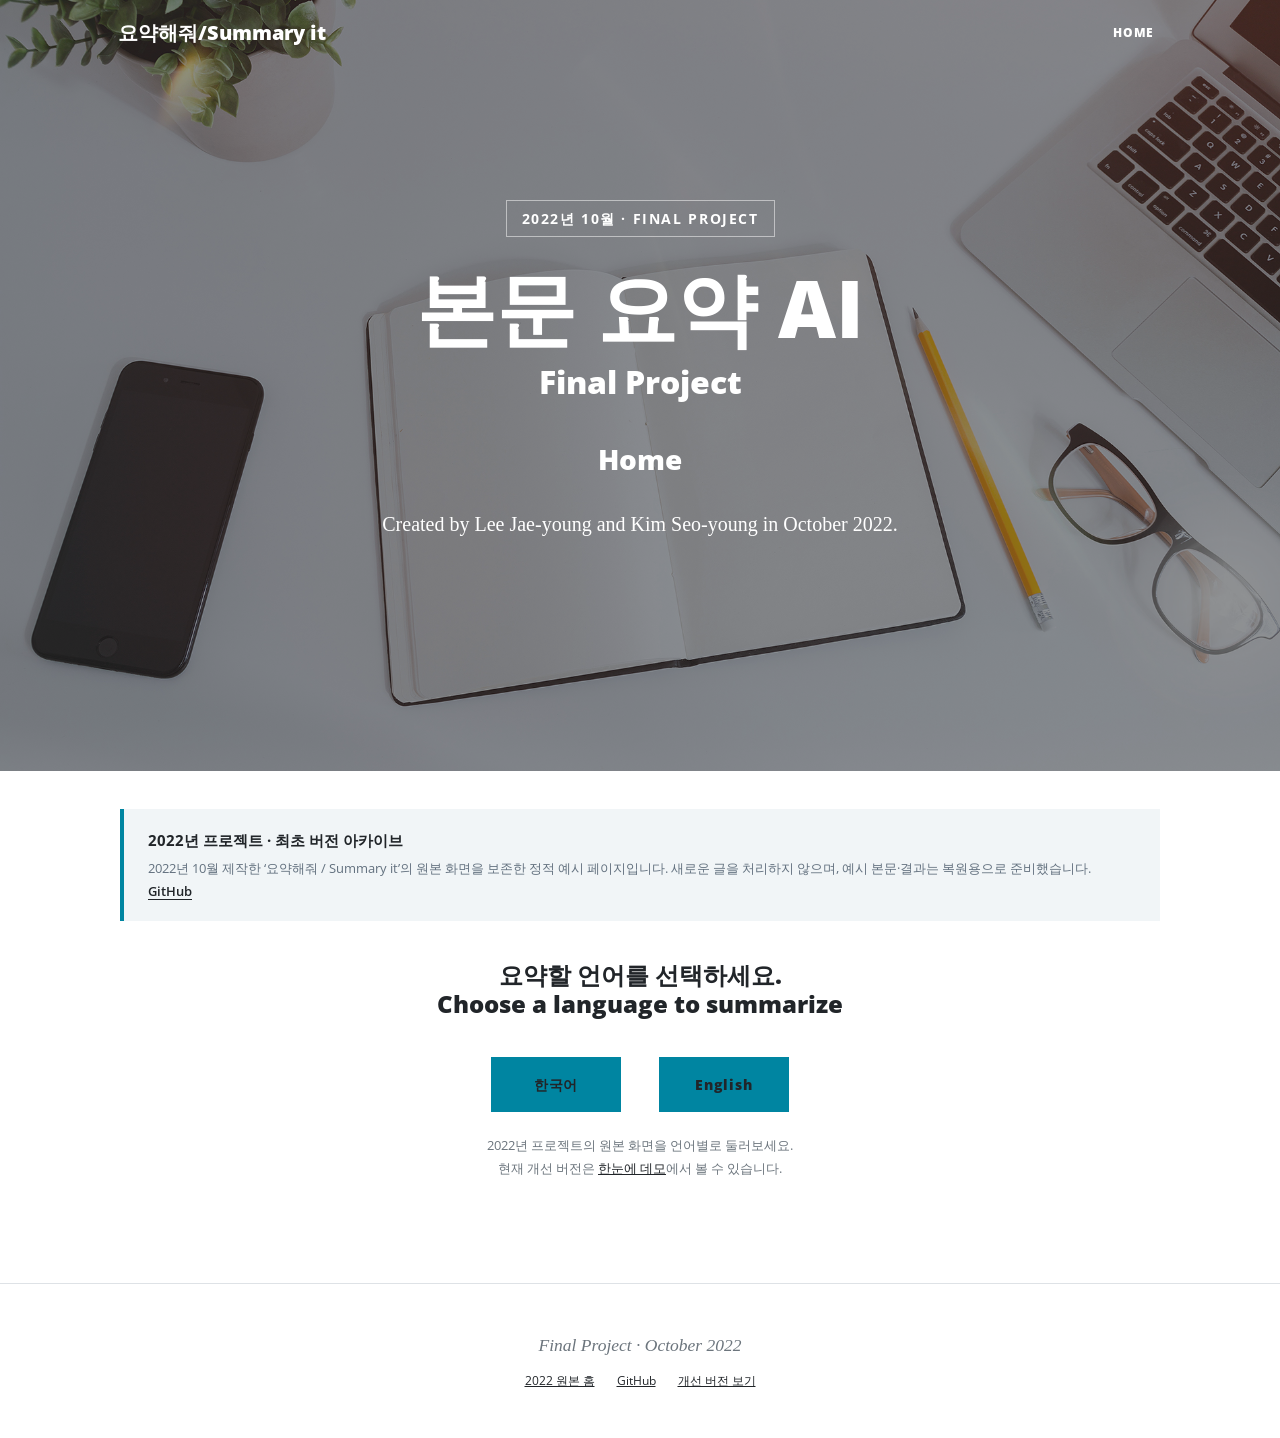
<file: docs/index.html>
<!DOCTYPE html>
<html lang="ko">
    <head>
<meta name="theme-color" content="#0085a1"><meta property="og:title" content="요약해줘 / Summary it — 2022년 프로젝트"><meta property="og:description" content="2022년 10월 제작 · 최초 버전 UI 아카이브 · 고정 예시">
        <meta charset="utf-8" />
        <meta name="viewport" content="width=device-width, initial-scale=1, shrink-to-fit=no" />
        <meta name="description" content="2022년 10월에 제작한 요약해줘 / Summary it 프로젝트의 최초 UI를 보존한 고정 예시 아카이브입니다." />
        <meta name="author" content="" />
        <title>요약해줘 / Summary it | 2022년 프로젝트 원본 데모</title>
        <link rel="icon" type="image/x-icon" href="assets/favicon.ico" />

        <link href="assets/css/fonts.css" rel="stylesheet"><link href="assets/css/styles.css" rel="stylesheet"><link href="assets/css/archive.css" rel="stylesheet">
        
    </head>
    <body>
<a class="skip-link" href="#main-content">본문으로 건너뛰기</a>
        
        <nav class="navbar navbar-expand-lg navbar-light" id="mainNav" aria-label="원본 페이지 메뉴"><div class="container px-4 px-lg-5 archive-navbar"><a class="navbar-brand" href="index.html">요약해줘/Summary it</a><ul class="navbar-nav"><li class="nav-item"><a class="nav-link" href="index.html">Home</a></li></ul></div></nav>
        
        <header class="masthead" style="background-image: url('assets/img/home-bg.jpg')">
            <div class="container position-relative px-4 px-lg-5">
                <div class="row gx-4 gx-lg-5 justify-content-center">
                    <div class="col-md-10 col-lg-8 col-xl-7">
                        <div class="site-heading"><p class="archive-year">2022년 10월 · FINAL PROJECT</p>
                            <h1>본문 요약 AI</h1>
                            <h2>Final Project<br></h2>
                            <h3><br>Home</h3>
                            <p class="post-meta">Created by Lee Jae-young and Kim Seo-young in October 2022.</p>
                        </div>
                    </div>
                </div>
            </div>
        </header>
<aside class="archive-banner" aria-label="2022년 프로젝트 아카이브 안내">
  <strong>2022년 프로젝트 · 최초 버전 아카이브</strong>
  <p>2022년 10월 제작한 ‘요약해줘 / Summary it’의 원본 화면을 보존한 정적 예시 페이지입니다.
  새로운 글을 처리하지 않으며, 예시 본문·결과는 복원용으로 준비했습니다. <a href="https://github.com/dlwo8520/summary-it-2022" target="_blank" rel="noopener noreferrer">GitHub</a></p>
</aside>

        <main id="main-content" class="container px-lg-5 px-lg-5 archive-home">
            
            <div class="row gx-4 gx-lg-5 justify-content-center">
                <div class="col-md-10 col-lg-8 col-xl-7">
                    
                    <h4>요약할 언어를 선택하세요.<br>Choose a language to summarize</h4>
                    <br>
                    <div class="post-preview"><a class="btn btn-primary" href="kr.html">한국어</a><a class="btn btn-primary" href="en.html">English</a></div><p class="archive-caption">2022년 프로젝트의 원본 화면을 언어별로 둘러보세요.<br>현재 개선 버전은 <a href="https://dlwo8520.github.io/hannune-summary-demo/">한눈에 데모</a>에서 볼 수 있습니다.</p>
                    <br>
                    <br>

                </div>
            </div>
            
        </main>
<footer class="border-top">
            <div class="container px-4 px-lg-5">
                <div class="row gx-4 gx-lg-5 justify-content-center">
                    <div class="col-md-10 col-lg-8 col-xl-7">
                        
                        <div class="small text-center text-muted fst-italic">Final Project · October 2022</div><p class="archive-footer-links"><a href="index.html">2022 원본 홈</a><a href="https://github.com/dlwo8520/summary-it-2022" target="_blank" rel="noopener noreferrer">GitHub</a><a href="https://dlwo8520.github.io/hannune-summary-demo/">개선 버전 보기</a></p>
                    </div>
                </div>
            </div>
        </footer>

    <script src="assets/js/scripts.js" defer></script>
</body>
</html>
</file>
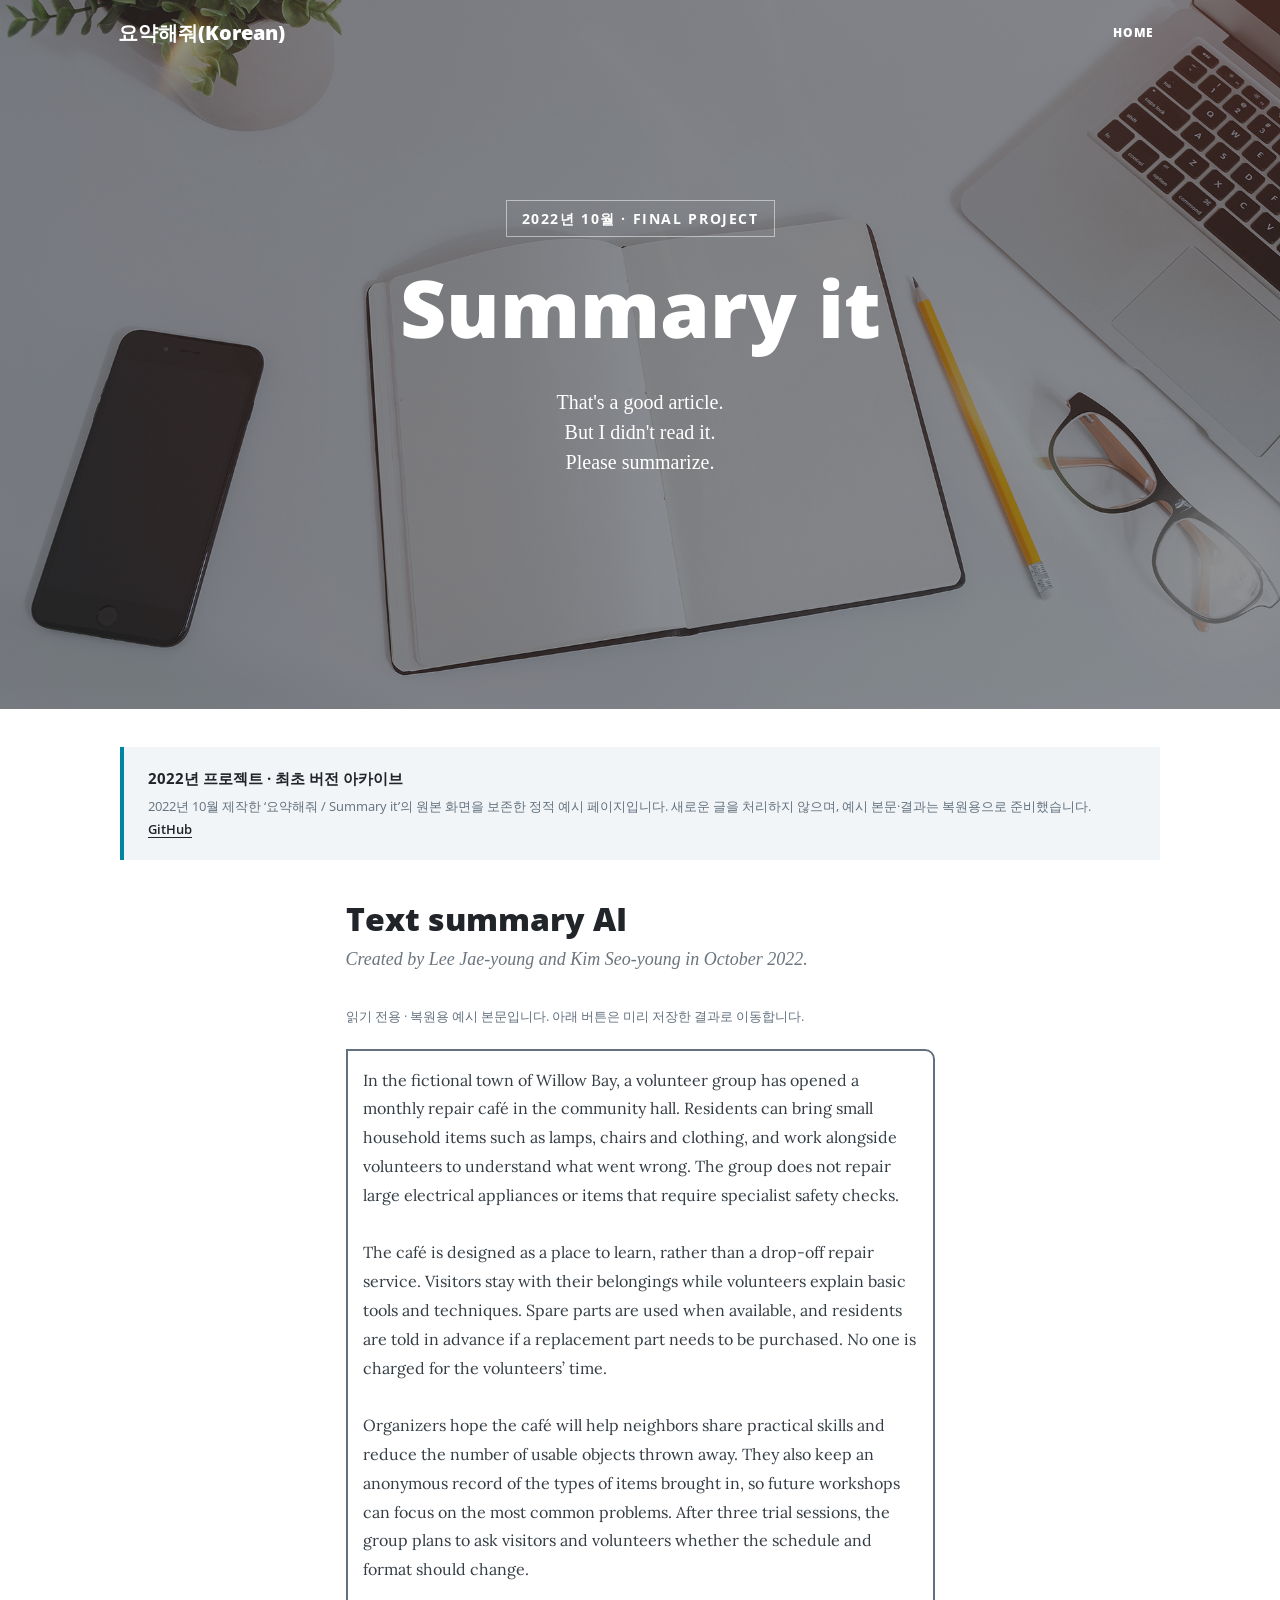
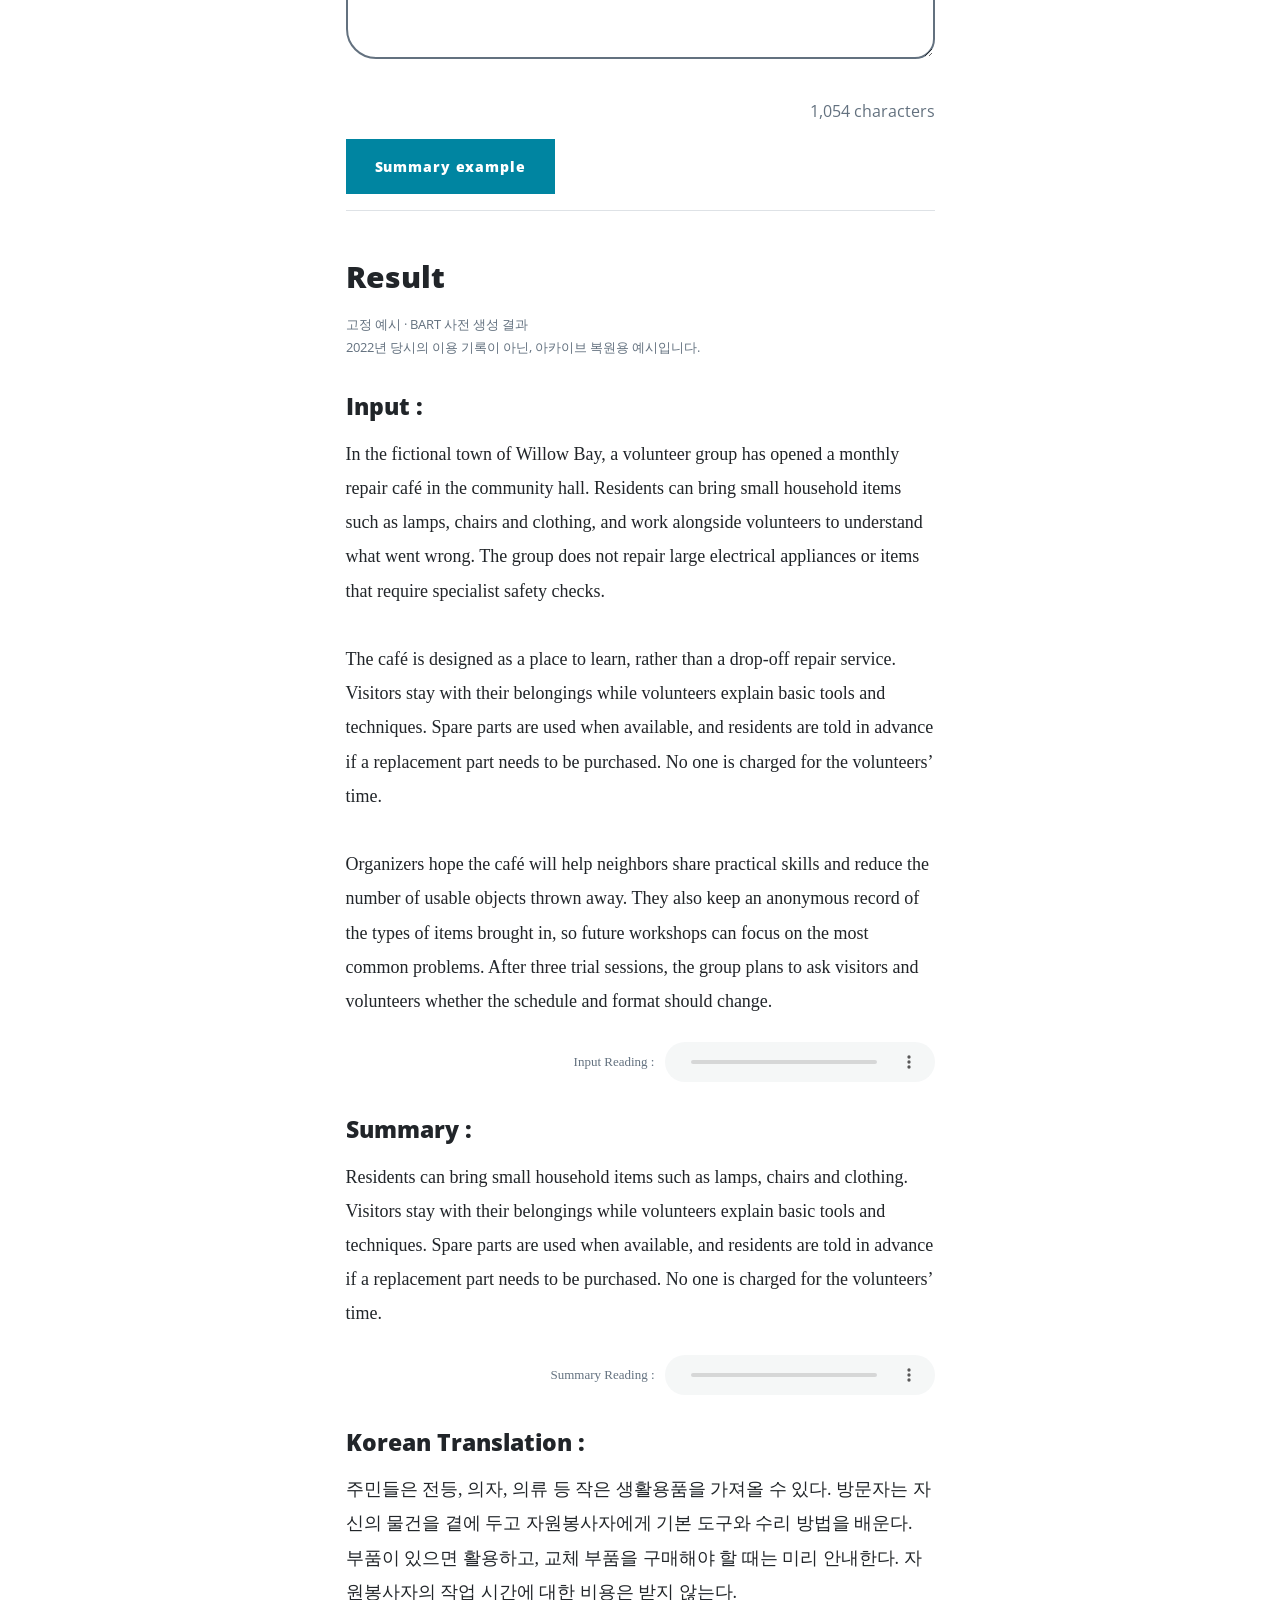
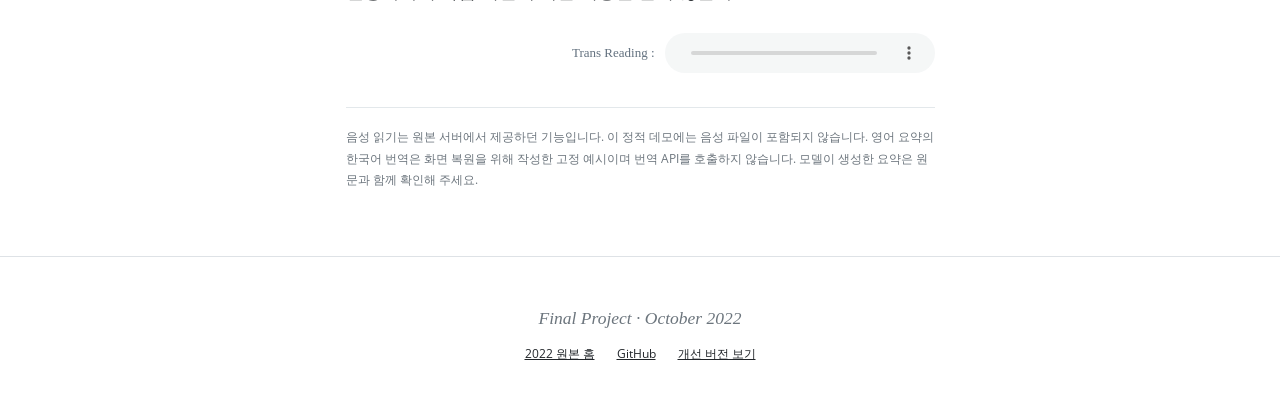
<file: docs/en.html>
<!DOCTYPE html>
<html lang="en">
    <head>
<meta name="theme-color" content="#0085a1"><meta property="og:title" content="요약해줘 / Summary it — 2022년 프로젝트"><meta property="og:description" content="2022년 10월 제작 · 최초 버전 UI 아카이브 · 고정 예시">

        <meta charset="utf-8" />
        <meta name="viewport" content="width=device-width, initial-scale=1, shrink-to-fit=no" />
        <meta name="description" content="2022년 10월에 제작한 요약해줘 / Summary it 프로젝트의 최초 UI를 보존한 고정 예시 아카이브입니다." />
        <meta name="author" content="" />
        <title>Summary it (English) | 2022년 프로젝트 원본 데모</title>
        <link rel="icon" type="image/x-icon" href="assets/favicon.ico" />

        <link href="assets/css/fonts.css" rel="stylesheet"><link href="assets/css/styles.css" rel="stylesheet"><link href="assets/css/archive.css" rel="stylesheet">

    </head>
    <body>
<a class="skip-link" href="#main-content">본문으로 건너뛰기</a>

        <nav class="navbar navbar-expand-lg navbar-light" id="mainNav" aria-label="원본 페이지 메뉴"><div class="container px-4 px-lg-5 archive-navbar"><a class="navbar-brand" href="kr.html">요약해줘(Korean)</a><ul class="navbar-nav"><li class="nav-item"><a class="nav-link" href="index.html">Home</a></li></ul></div></nav>
        
        <header class="masthead" style="background-image: url('assets/img/home-bg.jpg')">
            <div class="container position-relative px-4 px-lg-5">
                <div class="row gx-4 gx-lg-5 justify-content-center">
                    <div class="col-md-10 col-lg-8 col-xl-7">
                        <div class="site-heading"><p class="archive-year">2022년 10월 · FINAL PROJECT</p>
                            <h1>Summary it</h1>
                            <p class="post-meta">That's a good article.<br>But I didn't read it.<br>Please summarize.</p>
                        </div>
                    </div>
                </div>
            </div>
        </header>
<aside class="archive-banner" aria-label="2022년 프로젝트 아카이브 안내">
  <strong>2022년 프로젝트 · 최초 버전 아카이브</strong>
  <p>2022년 10월 제작한 ‘요약해줘 / Summary it’의 원본 화면을 보존한 정적 예시 페이지입니다.
  새로운 글을 처리하지 않으며, 예시 본문·결과는 복원용으로 준비했습니다. <a href="https://github.com/dlwo8520/summary-it-2022" target="_blank" rel="noopener noreferrer">GitHub</a></p>
</aside>

        <main id="main-content" class="container px-lg-5 px-lg-5">
            
            <div class="row gx-4 gx-lg-5 justify-content-center">
                <div class="col-md-10 col-lg-8 col-xl-7">
                    
                    <div class="post-preview">
                        
                        <h2 class="post-title">Text summary AI</h2>
                        <p class="post-meta">
                            Created by Lee Jae-young and Kim Seo-young in October 2022.
                        </p>
                        <section class="archive-form" aria-label="고정된 예시 본문">
                            
                            <p class="archive-input-note">읽기 전용 · 복원용 예시 본문입니다. 아래 버튼은 미리 저장한 결과로 이동합니다.</p><label class="visually-hidden-label" for="searchKeyword">English 예시 본문 (읽기 전용)</label><textarea name="contents" rows="20" style="border:2.5px solid #63717f;border-radius:0 10px 20px 30px;font-size:12pt" id="searchKeyword" readonly spellcheck="false">In the fictional town of Willow Bay, a volunteer group has opened a monthly repair café in the community hall. Residents can bring small household items such as lamps, chairs and clothing, and work alongside volunteers to understand what went wrong. The group does not repair large electrical appliances or items that require specialist safety checks.

The café is designed as a place to learn, rather than a drop-off repair service. Visitors stay with their belongings while volunteers explain basic tools and techniques. Spare parts are used when available, and residents are told in advance if a replacement part needs to be purchased. No one is charged for the volunteers’ time.

Organizers hope the café will help neighbors share practical skills and reduce the number of usable objects thrown away. They also keep an anonymous record of the types of items brought in, so future workshops can focus on the most common problems. After three trial sessions, the group plans to ask visitors and volunteers whether the schedule and format should change.</textarea><br>
                            <div class="archive-count">1,054 characters</div>
                            <a class="btn btn-primary" href="#result">Summary example</a>
                        </section>                        
                    </div>
                    
                    <hr class="my-10" />
                    <section id="result" class="archive-results" aria-labelledby="result-title">
  <h3 class="post-title" id="result-title">Result</h3>
  <p class="saved-note">고정 예시 · BART 사전 생성 결과<br>2022년 당시의 이용 기록이 아닌, 아카이브 복원용 예시입니다.</p>
  <h4>Input :</h4><p class="saved-text">In the fictional town of Willow Bay, a volunteer group has opened a monthly repair café in the community hall. Residents can bring small household items such as lamps, chairs and clothing, and work alongside volunteers to understand what went wrong. The group does not repair large electrical appliances or items that require specialist safety checks.

The café is designed as a place to learn, rather than a drop-off repair service. Visitors stay with their belongings while volunteers explain basic tools and techniques. Spare parts are used when available, and residents are told in advance if a replacement part needs to be purchased. No one is charged for the volunteers’ time.

Organizers hope the café will help neighbors share practical skills and reduce the number of usable objects thrown away. They also keep an anonymous record of the types of items brought in, so future workshops can focus on the most common problems. After three trial sessions, the group plans to ask visitors and volunteers whether the schedule and format should change.</p><div class="legacy-reading"><span>Input Reading :</span><audio controls preload="none" aria-disabled="true" aria-label="Input Reading : 원본 기능 — 정적 데모에서는 음성 파일 미제공"></audio></div>
  <h4>Summary :</h4><p class="saved-text">Residents can bring small household items such as lamps, chairs and clothing. Visitors stay with their belongings while volunteers explain basic tools and techniques. Spare parts are used when available, and residents are told in advance if a replacement part needs to be purchased. No one is charged for the volunteers’ time.</p><div class="legacy-reading"><span>Summary Reading :</span><audio controls preload="none" aria-disabled="true" aria-label="Summary Reading : 원본 기능 — 정적 데모에서는 음성 파일 미제공"></audio></div>
  <h4>Korean Translation :</h4><p class="saved-text" lang="ko">주민들은 전등, 의자, 의류 등 작은 생활용품을 가져올 수 있다. 방문자는 자신의 물건을 곁에 두고 자원봉사자에게 기본 도구와 수리 방법을 배운다. 부품이 있으면 활용하고, 교체 부품을 구매해야 할 때는 미리 안내한다. 자원봉사자의 작업 시간에 대한 비용은 받지 않는다.</p><div class="legacy-reading"><span>Trans Reading :</span><audio controls preload="none" aria-disabled="true" aria-label="Trans Reading : 원본 기능 — 정적 데모에서는 음성 파일 미제공"></audio></div>
  <p class="legacy-note">음성 읽기는 원본 서버에서 제공하던 기능입니다. 이 정적 데모에는 음성 파일이 포함되지 않습니다.
  영어 요약의 한국어 번역은 화면 복원을 위해 작성한 고정 예시이며 번역 API를 호출하지 않습니다.
  모델이 생성한 요약은 원문과 함께 확인해 주세요.</p>
</section>

                </div>
            </div>
            
        </main>
<footer class="border-top">
            <div class="container px-4 px-lg-5">
                <div class="row gx-4 gx-lg-5 justify-content-center">
                    <div class="col-md-10 col-lg-8 col-xl-7">
                        
                        <div class="small text-center text-muted fst-italic">Final Project · October 2022</div><p class="archive-footer-links"><a href="index.html">2022 원본 홈</a><a href="https://github.com/dlwo8520/summary-it-2022" target="_blank" rel="noopener noreferrer">GitHub</a><a href="https://dlwo8520.github.io/hannune-summary-demo/">개선 버전 보기</a></p>
                    </div>
                </div>
            </div>
        </footer>

    <script src="assets/js/scripts.js" defer></script>
</body>
</html>
</file>
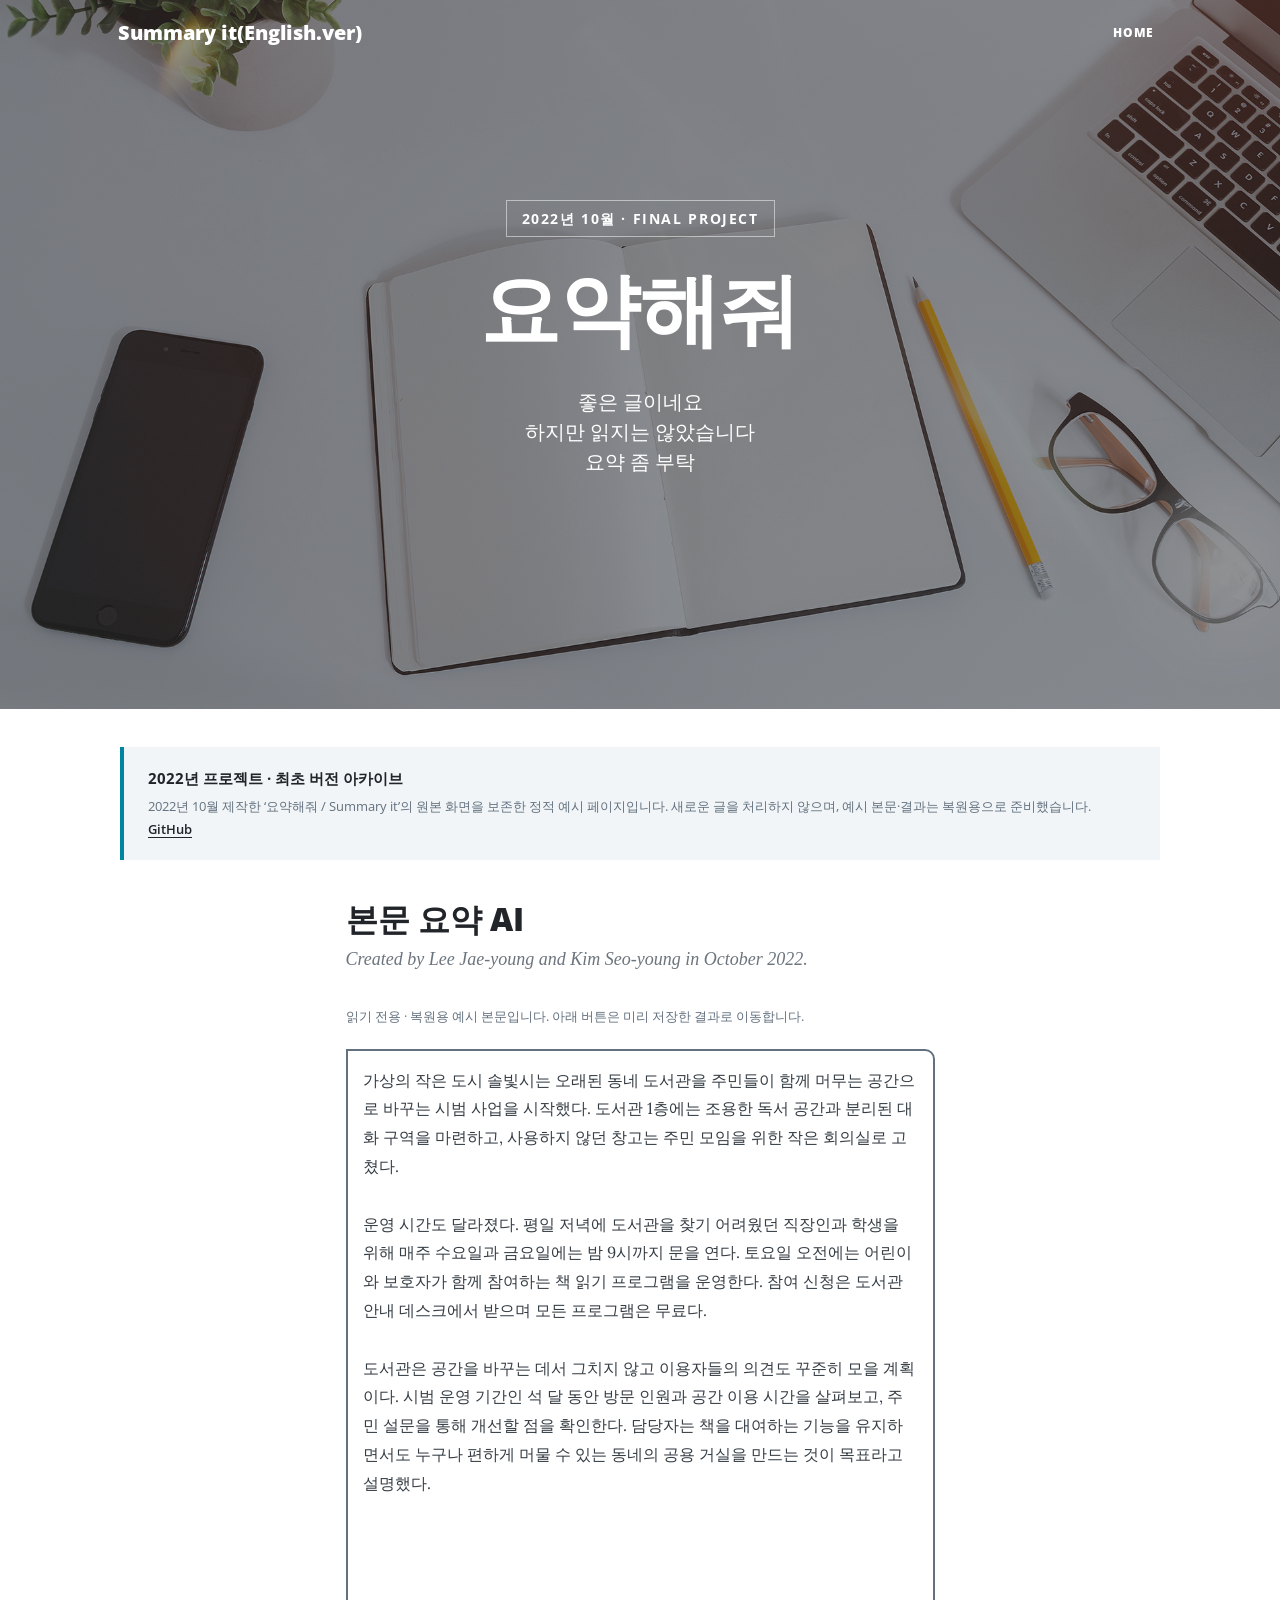
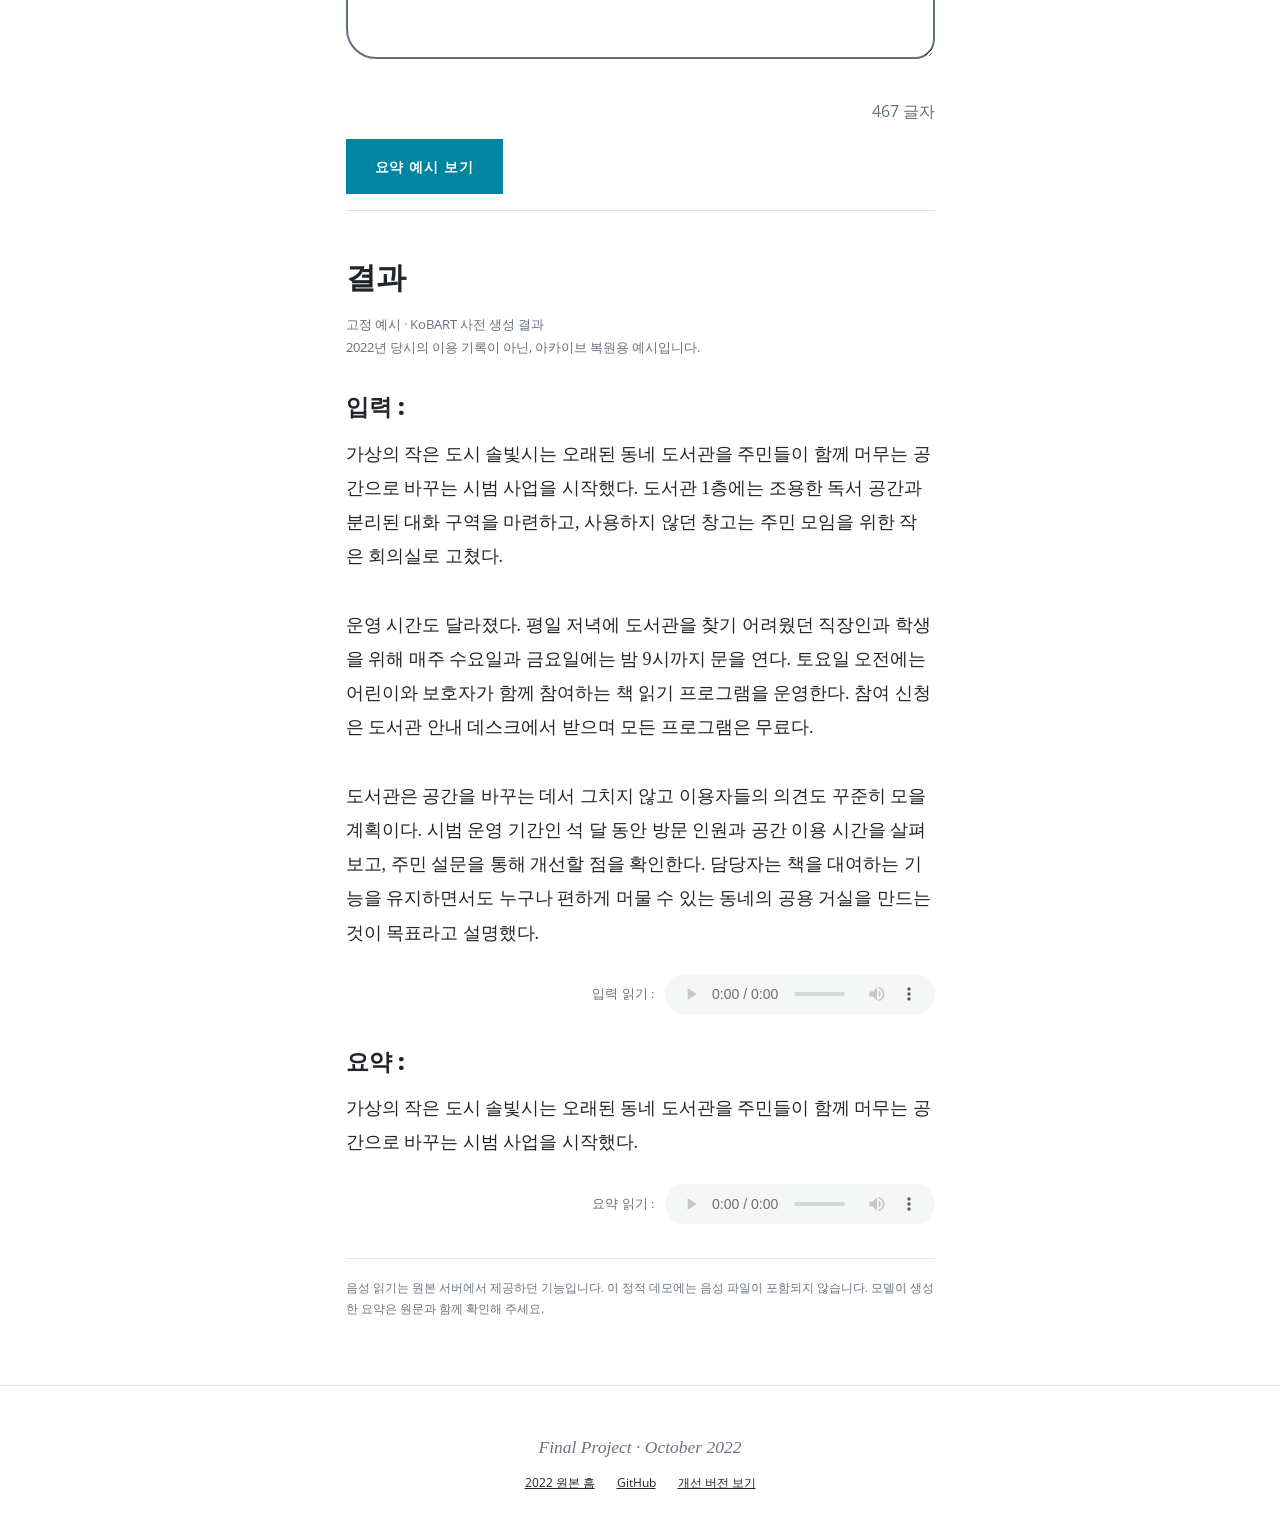
<file: docs/kr.html>
<!DOCTYPE html>
<html lang="ko">
    <head>
<meta name="theme-color" content="#0085a1"><meta property="og:title" content="요약해줘 / Summary it — 2022년 프로젝트"><meta property="og:description" content="2022년 10월 제작 · 최초 버전 UI 아카이브 · 고정 예시">

        <meta charset="utf-8" />
        <meta name="viewport" content="width=device-width, initial-scale=1, shrink-to-fit=no" />
        <meta name="description" content="2022년 10월에 제작한 요약해줘 / Summary it 프로젝트의 최초 UI를 보존한 고정 예시 아카이브입니다." />
        <meta name="author" content="" />
        <title>요약해줘 (Korean) | 2022년 프로젝트 원본 데모</title>
        <link rel="icon" type="image/x-icon" href="assets/favicon.ico" />

        <link href="assets/css/fonts.css" rel="stylesheet"><link href="assets/css/styles.css" rel="stylesheet"><link href="assets/css/archive.css" rel="stylesheet">
        
    </head>
    <body>
<a class="skip-link" href="#main-content">본문으로 건너뛰기</a>

        <nav class="navbar navbar-expand-lg navbar-light" id="mainNav" aria-label="원본 페이지 메뉴"><div class="container px-4 px-lg-5 archive-navbar"><a class="navbar-brand" href="en.html">Summary it(English.ver)</a><ul class="navbar-nav"><li class="nav-item"><a class="nav-link" href="index.html">Home</a></li></ul></div></nav>
        
        <header class="masthead" style="background-image: url('assets/img/home-bg.jpg')">
            <div class="container position-relative px-4 px-lg-5">
                <div class="row gx-4 gx-lg-5 justify-content-center">
                    <div class="col-md-10 col-lg-8 col-xl-7">
                        <div class="site-heading"><p class="archive-year">2022년 10월 · FINAL PROJECT</p>
                            <h1>요약해줘</h1>
                            <p class="post-meta">좋은 글이네요<br>하지만 읽지는 않았습니다<br>요약 좀 부탁</p>
                        </div>
                    </div>
                </div>
            </div>
        </header>
<aside class="archive-banner" aria-label="2022년 프로젝트 아카이브 안내">
  <strong>2022년 프로젝트 · 최초 버전 아카이브</strong>
  <p>2022년 10월 제작한 ‘요약해줘 / Summary it’의 원본 화면을 보존한 정적 예시 페이지입니다.
  새로운 글을 처리하지 않으며, 예시 본문·결과는 복원용으로 준비했습니다. <a href="https://github.com/dlwo8520/summary-it-2022" target="_blank" rel="noopener noreferrer">GitHub</a></p>
</aside>

        <main id="main-content" class="container px-lg-5 px-lg-5">
            
            <div class="row gx-4 gx-lg-5 justify-content-center">
                <div class="col-md-10 col-lg-8 col-xl-7">
                    
                    <div class="post-preview">
                        
                        <h2 class="post-title">본문 요약 AI</h2>
                        <p class="post-meta">
                            Created by Lee Jae-young and Kim Seo-young in October 2022.
                        </p>

                        <section class="archive-form" aria-label="고정된 예시 본문">
                            
                            <p class="archive-input-note">읽기 전용 · 복원용 예시 본문입니다. 아래 버튼은 미리 저장한 결과로 이동합니다.</p><label class="visually-hidden-label" for="searchKeyword">한국어 예시 본문 (읽기 전용)</label><textarea name="contents" rows="20" style="border:2.5px solid #63717f;border-radius:0 10px 20px 30px;font-size:12pt" id="searchKeyword" readonly spellcheck="false">가상의 작은 도시 솔빛시는 오래된 동네 도서관을 주민들이 함께 머무는 공간으로 바꾸는 시범 사업을 시작했다. 도서관 1층에는 조용한 독서 공간과 분리된 대화 구역을 마련하고, 사용하지 않던 창고는 주민 모임을 위한 작은 회의실로 고쳤다.

운영 시간도 달라졌다. 평일 저녁에 도서관을 찾기 어려웠던 직장인과 학생을 위해 매주 수요일과 금요일에는 밤 9시까지 문을 연다. 토요일 오전에는 어린이와 보호자가 함께 참여하는 책 읽기 프로그램을 운영한다. 참여 신청은 도서관 안내 데스크에서 받으며 모든 프로그램은 무료다.

도서관은 공간을 바꾸는 데서 그치지 않고 이용자들의 의견도 꾸준히 모을 계획이다. 시범 운영 기간인 석 달 동안 방문 인원과 공간 이용 시간을 살펴보고, 주민 설문을 통해 개선할 점을 확인한다. 담당자는 책을 대여하는 기능을 유지하면서도 누구나 편하게 머물 수 있는 동네의 공용 거실을 만드는 것이 목표라고 설명했다.</textarea><br>
                            <div class="archive-count">467 글자</div>
                            <a class="btn btn-primary" href="#result">요약 예시 보기</a>
                        </section>
                                                
                    </div>
                    
                    <hr class="my-10" />
                    <section id="result" class="archive-results" aria-labelledby="result-title">
  <h3 class="post-title" id="result-title">결과</h3>
  <p class="saved-note">고정 예시 · KoBART 사전 생성 결과<br>2022년 당시의 이용 기록이 아닌, 아카이브 복원용 예시입니다.</p>
  <h4>입력 :</h4><p class="saved-text">가상의 작은 도시 솔빛시는 오래된 동네 도서관을 주민들이 함께 머무는 공간으로 바꾸는 시범 사업을 시작했다. 도서관 1층에는 조용한 독서 공간과 분리된 대화 구역을 마련하고, 사용하지 않던 창고는 주민 모임을 위한 작은 회의실로 고쳤다.

운영 시간도 달라졌다. 평일 저녁에 도서관을 찾기 어려웠던 직장인과 학생을 위해 매주 수요일과 금요일에는 밤 9시까지 문을 연다. 토요일 오전에는 어린이와 보호자가 함께 참여하는 책 읽기 프로그램을 운영한다. 참여 신청은 도서관 안내 데스크에서 받으며 모든 프로그램은 무료다.

도서관은 공간을 바꾸는 데서 그치지 않고 이용자들의 의견도 꾸준히 모을 계획이다. 시범 운영 기간인 석 달 동안 방문 인원과 공간 이용 시간을 살펴보고, 주민 설문을 통해 개선할 점을 확인한다. 담당자는 책을 대여하는 기능을 유지하면서도 누구나 편하게 머물 수 있는 동네의 공용 거실을 만드는 것이 목표라고 설명했다.</p><div class="legacy-reading"><span>입력 읽기 :</span><audio controls preload="none" aria-disabled="true" aria-label="입력 읽기 : 원본 기능 — 정적 데모에서는 음성 파일 미제공"></audio></div>
  <h4>요약 :</h4><p class="saved-text">가상의 작은 도시 솔빛시는 오래된 동네 도서관을 주민들이 함께 머무는 공간으로 바꾸는 시범 사업을 시작했다.</p><div class="legacy-reading"><span>요약 읽기 :</span><audio controls preload="none" aria-disabled="true" aria-label="요약 읽기 : 원본 기능 — 정적 데모에서는 음성 파일 미제공"></audio></div>
  
  <p class="legacy-note">음성 읽기는 원본 서버에서 제공하던 기능입니다. 이 정적 데모에는 음성 파일이 포함되지 않습니다.
  
  모델이 생성한 요약은 원문과 함께 확인해 주세요.</p>
</section>
                    
                </div>
            </div>
            
        </main>
<footer class="border-top">
            <div class="container px-4 px-lg-5">
                <div class="row gx-4 gx-lg-5 justify-content-center">
                    <div class="col-md-10 col-lg-8 col-xl-7">
                        
                        <div class="small text-center text-muted fst-italic">Final Project · October 2022</div><p class="archive-footer-links"><a href="index.html">2022 원본 홈</a><a href="https://github.com/dlwo8520/summary-it-2022" target="_blank" rel="noopener noreferrer">GitHub</a><a href="https://dlwo8520.github.io/hannune-summary-demo/">개선 버전 보기</a></p>
                    </div>
                </div>
            </div>
        </footer>

    <script src="assets/js/scripts.js" defer></script>
</body>
</html>
</file>
<file: docs/assets/css/fonts.css>
/* Original font families, hosted locally. See licenses/*-OFL.txt. */

@font-face {
  font-family: 'Lora';
  font-style: italic;
  font-weight: 400 700;
  font-display: swap;
  src: url(../fonts/lora-italic.woff2) format('woff2');
  unicode-range: U+0000-00FF, U+0131, U+0152-0153, U+02BB-02BC, U+02C6, U+02DA, U+02DC, U+0304, U+0308, U+0329, U+2000-206F, U+20AC, U+2122, U+2191, U+2193, U+2212, U+2215, U+FEFF, U+FFFD;
}

@font-face {
  font-family: 'Lora';
  font-style: normal;
  font-weight: 400 700;
  font-display: swap;
  src: url(../fonts/lora-normal.woff2) format('woff2');
  unicode-range: U+0000-00FF, U+0131, U+0152-0153, U+02BB-02BC, U+02C6, U+02DA, U+02DC, U+0304, U+0308, U+0329, U+2000-206F, U+20AC, U+2122, U+2191, U+2193, U+2212, U+2215, U+FEFF, U+FFFD;
}

@font-face {
  font-family: 'Open Sans';
  font-style: italic;
  font-weight: 300 800;
  font-stretch: 100%;
  font-display: swap;
  src: url(../fonts/open-sans-italic.woff2) format('woff2');
  unicode-range: U+0000-00FF, U+0131, U+0152-0153, U+02BB-02BC, U+02C6, U+02DA, U+02DC, U+0304, U+0308, U+0329, U+2000-206F, U+20AC, U+2122, U+2191, U+2193, U+2212, U+2215, U+FEFF, U+FFFD;
}

@font-face {
  font-family: 'Open Sans';
  font-style: normal;
  font-weight: 300 800;
  font-stretch: 100%;
  font-display: swap;
  src: url(../fonts/open-sans-normal.woff2) format('woff2');
  unicode-range: U+0000-00FF, U+0131, U+0152-0153, U+02BB-02BC, U+02C6, U+02DA, U+02DC, U+0304, U+0308, U+0329, U+2000-206F, U+20AC, U+2122, U+2191, U+2193, U+2212, U+2215, U+FEFF, U+FFFD;
}
</file>
<file: docs/assets/css/archive.css>
/* Minimal additions for the 2022 archive; the original theme is in styles.css. */
html{scroll-behavior:smooth;scroll-padding-top:24px}
body{overflow-wrap:break-word}
.archive-navbar{display:flex!important;justify-content:space-between!important;gap:24px}
.archive-navbar .navbar-brand{white-space:normal}
.archive-navbar .navbar-nav{flex-direction:row;flex-shrink:0}
.archive-navbar .nav-link{padding:16px 0}
.archive-year{display:inline-block;font-family:"Open Sans",sans-serif;font-size:14px;font-weight:700;letter-spacing:1.6px;border:1px solid #ffffff80;padding:7px 15px;margin:0 0 22px}
.archive-banner{max-width:1040px;margin:-10px auto 40px;padding:18px 24px;background:#f1f5f7;border-left:4px solid #0085a1;font-family:"Open Sans","Malgun Gothic",sans-serif;font-size:13px;line-height:1.8}
.archive-banner strong{display:block;font-size:15px;margin-bottom:3px}
.archive-banner p{margin:0;color:#63717f}
.archive-banner a{font-weight:600;text-decoration:underline;text-underline-offset:3px}
.archive-home{text-align:center;padding-bottom:42px}
.archive-home .post-preview{display:flex;justify-content:center;gap:38px;flex-wrap:wrap}
.archive-home .btn{min-width:130px}
.archive-caption{font-family:"Open Sans","Malgun Gothic",sans-serif;font-size:13px;line-height:1.8;color:#6c757d;margin:22px 0 0}
.archive-form textarea{display:block;box-sizing:border-box;width:100%;max-width:100%;min-height:300px;resize:vertical;padding:15px;background:white;color:#353d44;line-height:1.8;font-family:"Lora","Malgun Gothic",sans-serif!important}
.archive-input-note{font-size:13px;color:#63717f;line-height:1.8;margin:12px 0 20px;font-family:"Open Sans","Malgun Gothic",sans-serif}
.archive-count{display:flex;justify-content:end;margin:10px 0 16px;font-size:16px;color:#63717f;font-family:"Open Sans",sans-serif}
.archive-form .btn{display:inline-block}
.archive-results{margin:48px 0 65px;scroll-margin-top:25px}
.archive-results h3{font-size:30px;margin:0 0 18px}
.archive-results h4{margin:34px 0 16px;font-size:23px}
.saved-note{font-family:"Open Sans","Malgun Gothic",sans-serif;font-size:13px;color:#63717f;line-height:1.8;margin:0 0 28px}
.saved-text{white-space:pre-line;line-height:1.9;font-size:18px;margin:0 0 24px}
.legacy-reading{display:flex;justify-content:end;align-items:center;gap:10px;flex-wrap:wrap;font-size:13px;color:#63717f;margin:20px 0 34px}
.legacy-reading audio{max-width:100%;width:270px;height:40px;opacity:.65}
.legacy-note{font-size:12px;color:#6c757d;line-height:1.8;border-top:1px solid #e3e8eb;padding-top:18px;font-family:"Open Sans","Malgun Gothic",sans-serif}
.skip-link{position:fixed;top:-80px;left:16px;z-index:2000;background:#0085a1;color:white;padding:10px 18px;font-size:15px}
.skip-link:focus{top:12px}
.archive-footer-links{font-size:12px;display:flex;justify-content:center;gap:22px;margin:14px 0 0;font-family:"Open Sans",sans-serif}
a:focus-visible,textarea:focus-visible,audio:focus-visible{outline:3px solid #0085a1;outline-offset:5px}
.visually-hidden-label{position:absolute;width:1px;height:1px;padding:0;margin:-1px;overflow:hidden;clip:rect(0,0,0,0);white-space:nowrap;border:0}
@media(max-width:991px){.archive-navbar{gap:12px}.archive-navbar .navbar-brand{font-size:16px}.archive-navbar .nav-link{font-size:12px!important}.archive-banner{margin:0 24px 35px;padding:16px 18px}header.masthead .site-heading h1{font-size:46px}.archive-year{font-size:11px;letter-spacing:1px}.archive-footer-links{flex-wrap:wrap;gap:10px 22px}}
@media(max-width:575px){.archive-navbar{padding-left:24px!important;padding-right:24px!important}.archive-navbar .navbar-brand{font-size:14px}.archive-navbar .nav-link{font-size:11px!important}header.masthead{padding-bottom:90px;padding-top:145px}header.masthead .site-heading h1{font-size:42px}.archive-home .post-preview{gap:18px}.archive-home h4{font-size:20px;line-height:1.65}.archive-home .btn{min-width:115px}.archive-banner{font-size:12px}.archive-banner strong{font-size:13px}.saved-text{font-size:16px}.archive-results h3{font-size:27px}.archive-results h4{font-size:21px}.post-preview>.post-meta{font-size:15px;line-height:1.8}.archive-form textarea{font-size:14px!important;min-height:300px}.archive-caption{font-size:12px}.archive-results{margin-top:40px}.archive-year{font-size:10px}.archive-banner{margin-left:18px;margin-right:18px}}
@media(prefers-reduced-motion:reduce){html{scroll-behavior:auto}*,*::before,*::after{transition:none!important;animation:none!important}}
</file>
